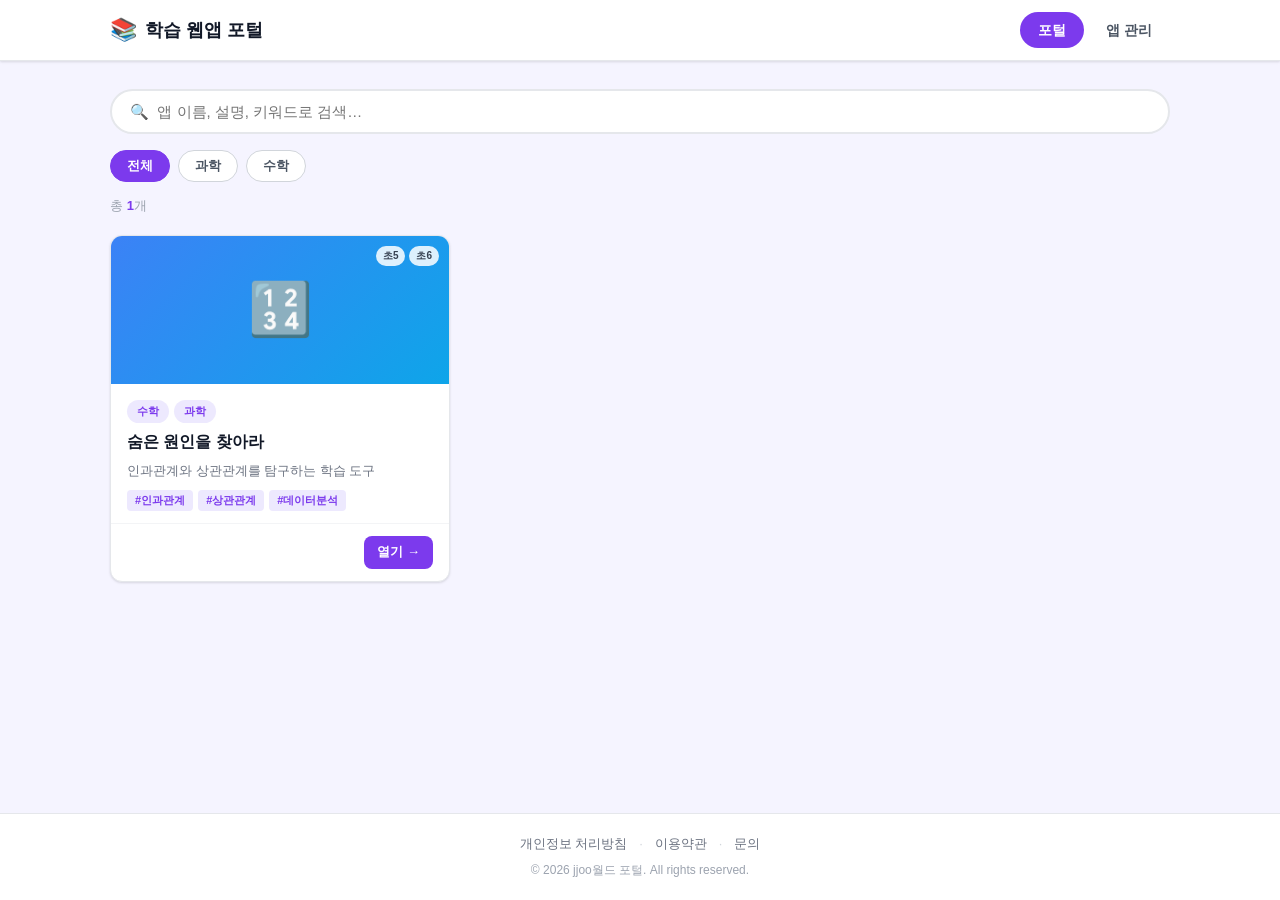
<file: index.html>
<!DOCTYPE html>
<html lang="ko">
<head>
  <meta charset="UTF-8">
  <meta name="viewport" content="width=device-width, initial-scale=1.0">
  <title>학습 웹앱 포털</title>
  <link rel="stylesheet" href="css/style.css">
</head>
<body>

  <header class="header">
    <div class="container">
      <div class="header-inner">
        <div class="logo">
          <span class="logo-icon">📚</span>
          <span class="logo-text">학습 웹앱 포털</span>
        </div>
        <nav class="nav">
          <a href="#portal" class="nav-link" id="nav-portal">포털</a>
          <a href="#manage" class="nav-link" id="nav-manage">앱 관리</a>
        </nav>
      </div>
    </div>
  </header>

  <!-- ===== 포털 뷰 ===== -->
  <main id="view-portal" class="view">
    <div class="container">
      <div class="portal-search-bar">
        <input type="text" id="search-input" class="search-input" placeholder="🔍  앱 이름, 설명, 키워드로 검색…">
      </div>

      <!-- 과목 필터 칩 -->
      <div class="filter-row" id="subject-filter-row">
        <button class="filter-chip active" data-filter="all">전체</button>
      </div>

      <p class="results-info">총 <strong id="app-count">0</strong>개</p>

      <div class="card-grid" id="card-grid"></div>

      <div class="empty-state hidden" id="empty-state">
        <div class="empty-icon">🗂️</div>
        <p>등록된 앱이 없습니다.</p>
        <a href="#manage" class="btn btn-primary">첫 앱 추가하기</a>
      </div>
    </div>
  </main>

  <!-- ===== 관리 뷰 ===== -->
  <main id="view-manage" class="view hidden">
    <div class="container">
      <h2 class="section-title">앱 등록 / 관리</h2>

      <div class="form-card">
        <h3 class="form-card-title" id="form-title">새 앱 추가</h3>
        <form id="app-form" novalidate>
          <input type="hidden" id="edit-id">

          <!-- 기본 정보 -->
          <div class="form-basic-grid">
            <div class="form-group">
              <label for="input-name">앱 이름 <span class="required">*</span></label>
              <input type="text" id="input-name" placeholder="예: 통계 탐구 도구" required>
            </div>
            <div class="form-group">
              <label for="input-url">URL <span class="required">*</span></label>
              <input type="url" id="input-url" placeholder="https://…" required>
            </div>
            <div class="form-group full">
              <label for="input-description">설명</label>
              <textarea id="input-description" rows="2" placeholder="앱에 대한 간단한 설명"></textarea>
            </div>
            <div class="form-group full">
              <label for="input-thumbnail">썸네일 이미지 URL <span class="hint">(선택)</span></label>
              <input type="url" id="input-thumbnail" placeholder="https://…">
            </div>
          </div>

          <!-- 적용 학년 -->
          <div class="chip-section">
            <div class="chip-section-header">
              <span class="chip-section-label">적용 학년</span>
              <div class="mode-tabs" id="grade-mode-tabs">
                <button type="button" class="mode-tab active" data-mode="single" data-target="grades">단일</button>
                <button type="button" class="mode-tab" data-mode="multi" data-target="grades">여러 학년</button>
              </div>
            </div>
            <div class="chip-rows">
              <div class="chip-row">
                <span class="row-label">초등학교</span>
                <div class="chips" data-group="grades">
                  <button type="button" class="chip" data-val="초1">1학년</button>
                  <button type="button" class="chip" data-val="초2">2학년</button>
                  <button type="button" class="chip" data-val="초3">3학년</button>
                  <button type="button" class="chip" data-val="초4">4학년</button>
                  <button type="button" class="chip" data-val="초5">5학년</button>
                  <button type="button" class="chip" data-val="초6">6학년</button>
                </div>
              </div>
            </div>
            <p class="chip-summary">선택한 학년: <span class="summary-val" id="grades-summary">없음</span></p>
          </div>

          <!-- 과목 -->
          <div class="chip-section">
            <div class="chip-section-header">
              <span class="chip-section-label">과목</span>
              <div class="mode-tabs" id="subject-mode-tabs">
                <button type="button" class="mode-tab active" data-mode="single" data-target="subjects">단일</button>
                <button type="button" class="mode-tab" data-mode="multi" data-target="subjects">여러 과목</button>
              </div>
            </div>
            <div class="chips" data-group="subjects" id="chips-subjects">
              <button type="button" class="chip" data-val="국어">국어</button>
              <button type="button" class="chip" data-val="수학">수학</button>
              <button type="button" class="chip" data-val="사회">사회</button>
              <button type="button" class="chip" data-val="과학">과학</button>
              <button type="button" class="chip" data-val="영어">영어</button>
              <button type="button" class="chip" data-val="음악">음악</button>
              <button type="button" class="chip" data-val="미술">미술</button>
              <button type="button" class="chip" data-val="체육">체육</button>
              <button type="button" class="chip" data-val="실과">실과</button>
              <button type="button" class="chip" data-val="정보">정보</button>
              <button type="button" class="chip" data-val="도덕">도덕</button>
              <button type="button" class="chip" data-val="통합">통합</button>
              <button type="button" class="chip" data-val="진로">진로</button>
              <button type="button" class="chip" data-val="창체">창체</button>
              <button type="button" class="chip" data-val="자유학기">자유학기</button>
              <button type="button" class="chip" data-val="기술">기술</button>
              <button type="button" class="chip" data-val="가정">가정</button>
            </div>
            <div class="custom-input-row">
              <input type="text" class="custom-chip-input" data-group="subjects" placeholder="기타 입력 후 Enter">
              <button type="button" class="btn btn-outline btn-sm" data-add-group="subjects">추가</button>
            </div>
            <p class="chip-summary">선택한 과목: <span class="summary-val" id="subjects-summary">없음</span></p>
          </div>

          <!-- 핵심 키워드 -->
          <div class="chip-section">
            <div class="chip-section-header">
              <span class="chip-section-label">핵심 키워드 <span class="hint">(#형태, 최대 3개)</span></span>
            </div>
            <div class="keyword-inputs">
              <div class="keyword-wrap"><span class="kw-hash">#</span><input type="text" class="keyword-input" id="kw1" placeholder="키워드 입력"></div>
              <div class="keyword-wrap"><span class="kw-hash">#</span><input type="text" class="keyword-input" id="kw2" placeholder="키워드 입력"></div>
              <div class="keyword-wrap"><span class="kw-hash">#</span><input type="text" class="keyword-input" id="kw3" placeholder="키워드 입력"></div>
            </div>
          </div>

          <!-- AI 에듀테크 -->
          <div class="chip-section">
            <div class="chip-section-header">
              <span class="chip-section-label">AI 에듀테크</span>
              <span class="hint-note">※ 목록에 없는 항목만 직접 입력해 주세요.</span>
            </div>
            <div class="chips" data-group="aiTools" id="chips-aiTools">
              <button type="button" class="chip" data-val="ChatGPT">ChatGPT</button>
              <button type="button" class="chip" data-val="Gemini">Gemini</button>
              <button type="button" class="chip" data-val="Claude">Claude</button>
              <button type="button" class="chip" data-val="Copilot">Copilot</button>
              <button type="button" class="chip" data-val="Perplexity">Perplexity</button>
              <button type="button" class="chip" data-val="뤼튼">뤼튼</button>
              <button type="button" class="chip" data-val="패들렛">패들렛</button>
              <button type="button" class="chip" data-val="캔바">캔바</button>
              <button type="button" class="chip" data-val="미리캔버스">미리캔버스</button>
              <button type="button" class="chip" data-val="멘티미터">멘티미터</button>
              <button type="button" class="chip" data-val="구글 워크스페이스">구글 워크스페이스</button>
              <button type="button" class="chip" data-val="MS 팀즈">MS 팀즈</button>
              <button type="button" class="chip" data-val="노션">노션</button>
              <button type="button" class="chip" data-val="피그마">피그마</button>
              <button type="button" class="chip" data-val="스크래치">스크래치</button>
              <button type="button" class="chip" data-val="엔트리">엔트리</button>
              <button type="button" class="chip" data-val="Google AI Studio">Google AI Studio</button>
            </div>
            <div class="custom-input-row">
              <input type="text" class="custom-chip-input" data-group="aiTools" placeholder="기타 입력 후 Enter">
              <button type="button" class="btn btn-outline btn-sm" data-add-group="aiTools">추가</button>
            </div>
          </div>

          <div class="form-error" id="form-error"></div>
          <div class="form-actions">
            <button type="submit" class="btn btn-primary" id="submit-btn">추가하기</button>
            <button type="button" class="btn btn-secondary hidden" id="cancel-btn">취소</button>
          </div>
        </form>
      </div>

      <!-- 목록 테이블 -->
      <div class="table-card">
        <div class="table-header">
          <h3>등록된 앱 목록</h3>
          <div class="table-actions">
            <span class="badge" id="manage-count">0개</span>
            <button class="btn btn-outline btn-sm" id="export-csv-btn">CSV</button>
            <button class="btn btn-outline btn-sm" id="export-json-btn">JSON 내보내기</button>
            <label class="btn btn-outline btn-sm" for="import-file">JSON 가져오기</label>
            <input type="file" id="import-file" accept=".json" class="hidden">
            <button class="btn btn-danger-outline btn-sm" id="clear-btn">전체 초기화</button>
          </div>
        </div>
        <div class="table-wrapper">
          <table class="app-table">
            <thead>
              <tr>
                <th>앱 이름</th>
                <th>학년</th>
                <th>과목</th>
                <th>키워드</th>
                <th>AI 에듀테크</th>
                <th>URL</th>
                <th>관리</th>
              </tr>
            </thead>
            <tbody id="app-table-body"></tbody>
          </table>
          <p class="table-empty hidden" id="table-empty">등록된 앱이 없습니다.</p>
        </div>
      </div>
    </div>
  </main>

  <footer class="footer">
    <div class="container">
      <div class="footer-inner">
        <div class="footer-links">
          <a href="pages/privacy.html" target="_blank">개인정보 처리방침</a>
          <span class="divider">·</span>
          <a href="pages/terms.html" target="_blank">이용약관</a>
          <span class="divider">·</span>
          <a href="mailto:kkd02373@gmail.com">문의</a>
        </div>
        <p class="footer-copy">© 2026 jjoo월드 포털. All rights reserved.</p>
      </div>
    </div>
  </footer>

  <div class="modal-overlay hidden" id="modal-overlay">
    <div class="modal">
      <h3>앱 삭제</h3>
      <p id="modal-message"></p>
      <div class="modal-actions">
        <button class="btn btn-danger" id="modal-confirm">삭제</button>
        <button class="btn btn-secondary" id="modal-cancel">취소</button>
      </div>
    </div>
  </div>

  <div class="toast hidden" id="toast"></div>

  <script src="js/app.js"></script>
</body>
</html>
</file>
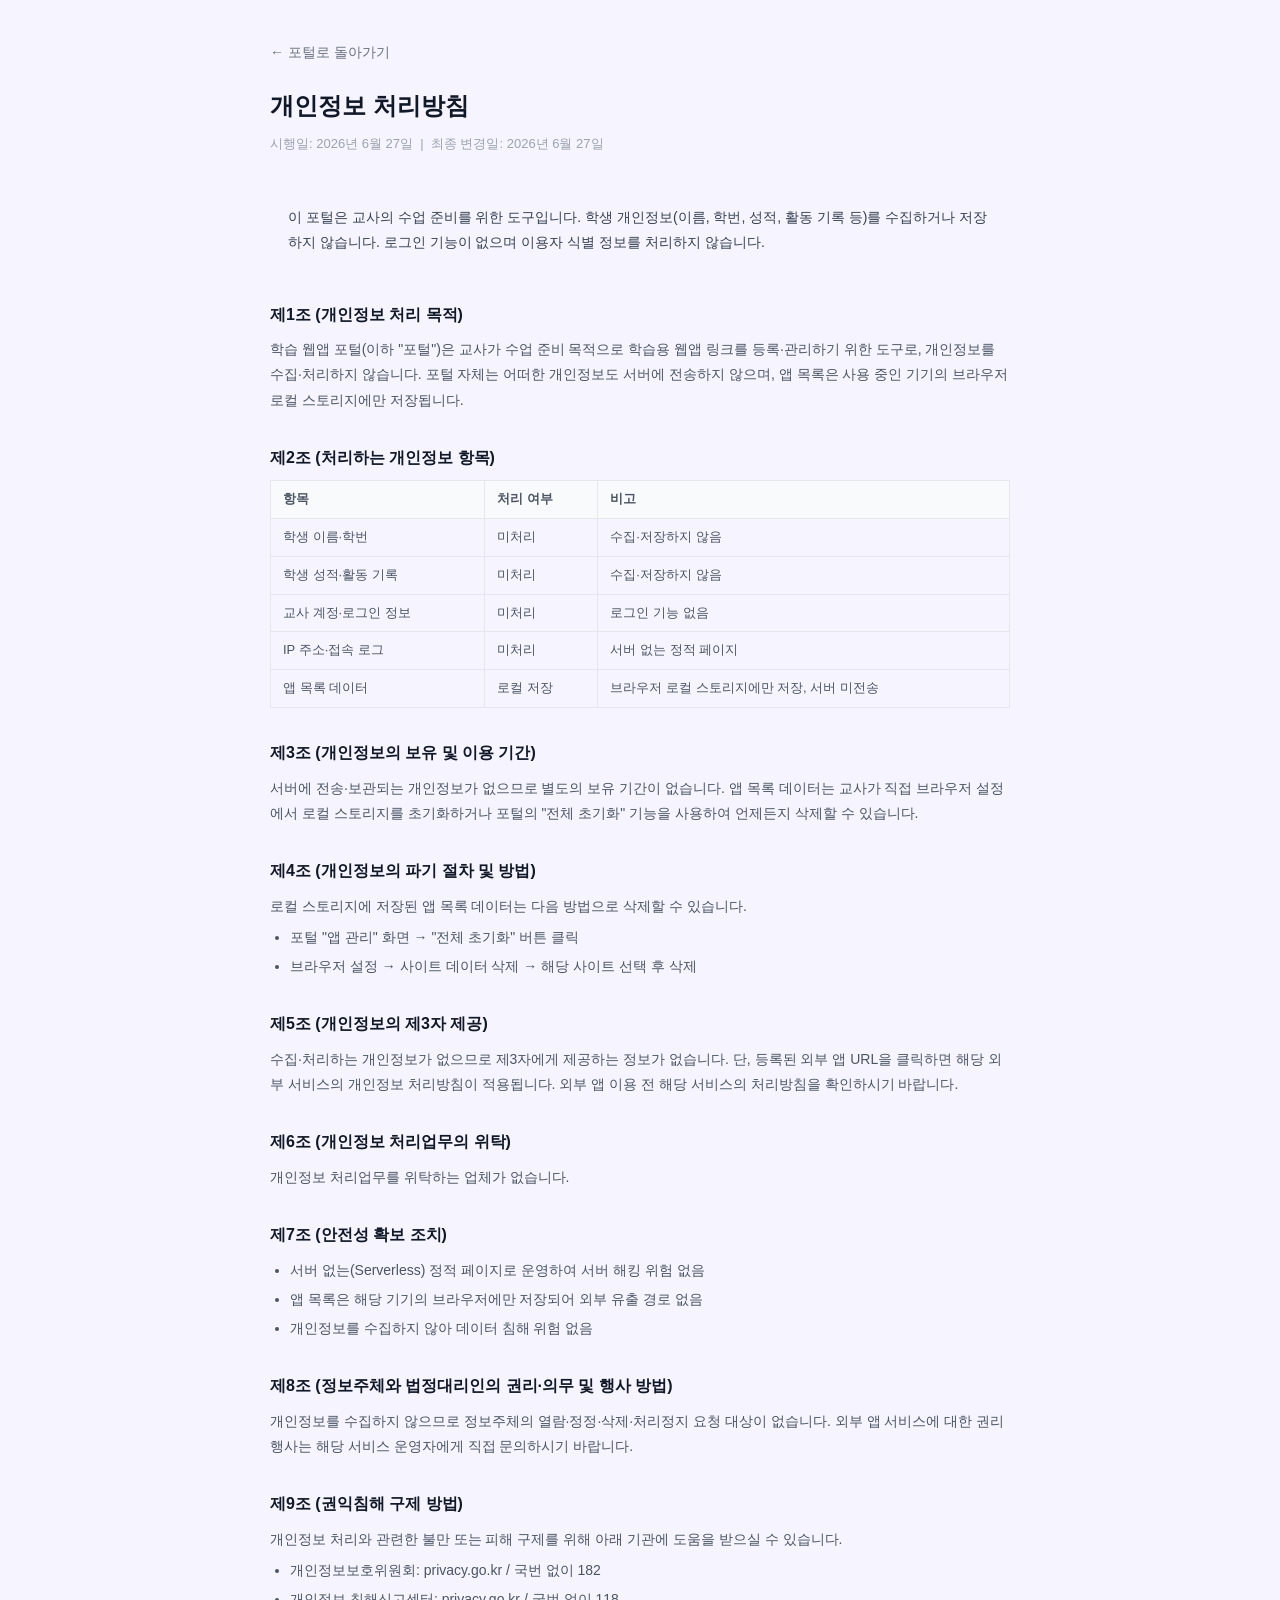
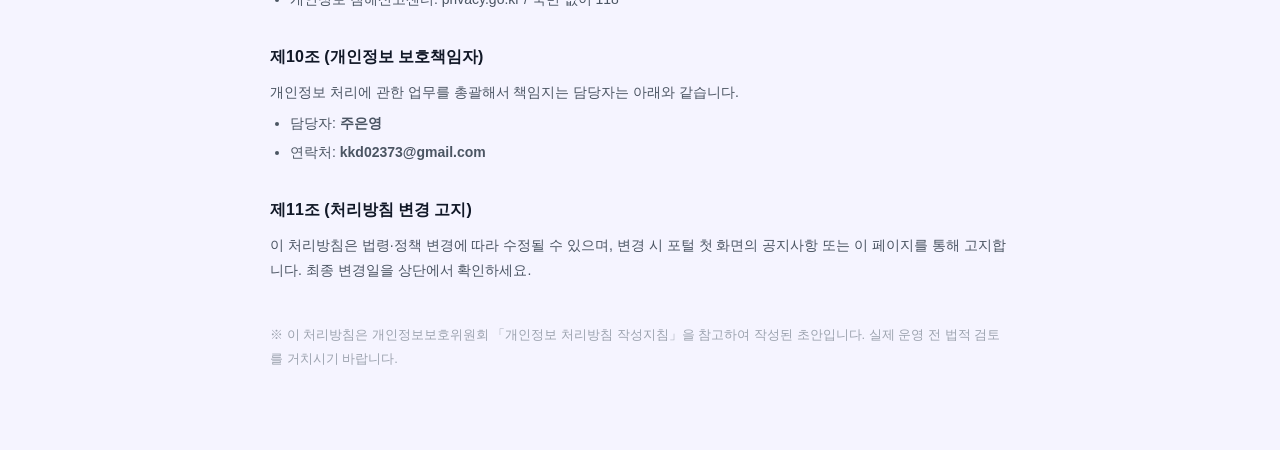
<file: pages/privacy.html>
<!DOCTYPE html>
<html lang="ko">
<head>
  <meta charset="UTF-8">
  <meta name="viewport" content="width=device-width, initial-scale=1.0">
  <title>개인정보 처리방침 — 학습 웹앱 포털</title>
  <link rel="stylesheet" href="../css/style.css">
  <style>
    .policy-wrap { max-width: 780px; margin: 0 auto; padding: 40px 20px 80px; }
    .policy-wrap h1 { font-size: 24px; font-weight: 700; margin-bottom: 6px; color: var(--gray-900); }
    .policy-wrap .effective { font-size: 13px; color: var(--gray-400); margin-bottom: 36px; }
    .policy-wrap h2 { font-size: 16px; font-weight: 700; margin: 32px 0 10px; color: var(--gray-900); }
    .policy-wrap p, .policy-wrap li { font-size: 14px; color: var(--gray-600); line-height: 1.8; }
    .policy-wrap ul { padding-left: 20px; margin-top: 6px; }
    .policy-wrap li { margin-bottom: 4px; }
    .notice-box {
      background: var(--primary-light);
      border-left: 4px solid var(--primary);
      padding: 14px 18px;
      border-radius: 0 var(--radius-sm) var(--radius-sm) 0;
      margin-bottom: 32px;
    }
    .notice-box p { color: var(--primary); font-weight: 500; margin: 0; }
    .back-link { display: inline-block; margin-bottom: 24px; color: var(--gray-500); font-size: 14px; }
    table.policy-table { width: 100%; border-collapse: collapse; margin-top: 10px; font-size: 13px; }
    table.policy-table th, table.policy-table td {
      border: 1px solid var(--gray-200); padding: 8px 12px; text-align: left; color: var(--gray-600);
    }
    table.policy-table th { background: var(--gray-50); font-weight: 600; }
  </style>
</head>
<body>
<main class="policy-wrap">
  <a href="../index.html" class="back-link">← 포털로 돌아가기</a>
  <h1>개인정보 처리방침</h1>
  <p class="effective">시행일: 2026년 6월 27일 &nbsp;|&nbsp; 최종 변경일: 2026년 6월 27일</p>

  <div class="notice-box">
    <p>이 포털은 교사의 수업 준비를 위한 도구입니다. 학생 개인정보(이름, 학번, 성적, 활동 기록 등)를 수집하거나 저장하지 않습니다. 로그인 기능이 없으며 이용자 식별 정보를 처리하지 않습니다.</p>
  </div>

  <h2>제1조 (개인정보 처리 목적)</h2>
  <p>학습 웹앱 포털(이하 "포털")은 교사가 수업 준비 목적으로 학습용 웹앱 링크를 등록·관리하기 위한 도구로, 개인정보를 수집·처리하지 않습니다. 포털 자체는 어떠한 개인정보도 서버에 전송하지 않으며, 앱 목록은 사용 중인 기기의 브라우저 로컬 스토리지에만 저장됩니다.</p>

  <h2>제2조 (처리하는 개인정보 항목)</h2>
  <table class="policy-table">
    <tr><th>항목</th><th>처리 여부</th><th>비고</th></tr>
    <tr><td>학생 이름·학번</td><td>미처리</td><td>수집·저장하지 않음</td></tr>
    <tr><td>학생 성적·활동 기록</td><td>미처리</td><td>수집·저장하지 않음</td></tr>
    <tr><td>교사 계정·로그인 정보</td><td>미처리</td><td>로그인 기능 없음</td></tr>
    <tr><td>IP 주소·접속 로그</td><td>미처리</td><td>서버 없는 정적 페이지</td></tr>
    <tr><td>앱 목록 데이터</td><td>로컬 저장</td><td>브라우저 로컬 스토리지에만 저장, 서버 미전송</td></tr>
  </table>

  <h2>제3조 (개인정보의 보유 및 이용 기간)</h2>
  <p>서버에 전송·보관되는 개인정보가 없으므로 별도의 보유 기간이 없습니다. 앱 목록 데이터는 교사가 직접 브라우저 설정에서 로컬 스토리지를 초기화하거나 포털의 "전체 초기화" 기능을 사용하여 언제든지 삭제할 수 있습니다.</p>

  <h2>제4조 (개인정보의 파기 절차 및 방법)</h2>
  <p>로컬 스토리지에 저장된 앱 목록 데이터는 다음 방법으로 삭제할 수 있습니다.</p>
  <ul>
    <li>포털 "앱 관리" 화면 → "전체 초기화" 버튼 클릭</li>
    <li>브라우저 설정 → 사이트 데이터 삭제 → 해당 사이트 선택 후 삭제</li>
  </ul>

  <h2>제5조 (개인정보의 제3자 제공)</h2>
  <p>수집·처리하는 개인정보가 없으므로 제3자에게 제공하는 정보가 없습니다. 단, 등록된 외부 앱 URL을 클릭하면 해당 외부 서비스의 개인정보 처리방침이 적용됩니다. 외부 앱 이용 전 해당 서비스의 처리방침을 확인하시기 바랍니다.</p>

  <h2>제6조 (개인정보 처리업무의 위탁)</h2>
  <p>개인정보 처리업무를 위탁하는 업체가 없습니다.</p>

  <h2>제7조 (안전성 확보 조치)</h2>
  <ul>
    <li>서버 없는(Serverless) 정적 페이지로 운영하여 서버 해킹 위험 없음</li>
    <li>앱 목록은 해당 기기의 브라우저에만 저장되어 외부 유출 경로 없음</li>
    <li>개인정보를 수집하지 않아 데이터 침해 위험 없음</li>
  </ul>

  <h2>제8조 (정보주체와 법정대리인의 권리·의무 및 행사 방법)</h2>
  <p>개인정보를 수집하지 않으므로 정보주체의 열람·정정·삭제·처리정지 요청 대상이 없습니다. 외부 앱 서비스에 대한 권리 행사는 해당 서비스 운영자에게 직접 문의하시기 바랍니다.</p>

  <h2>제9조 (권익침해 구제 방법)</h2>
  <p>개인정보 처리와 관련한 불만 또는 피해 구제를 위해 아래 기관에 도움을 받으실 수 있습니다.</p>
  <ul>
    <li>개인정보보호위원회: privacy.go.kr / 국번 없이 182</li>
    <li>개인정보 침해신고센터: privacy.go.kr / 국번 없이 118</li>
  </ul>

  <h2>제10조 (개인정보 보호책임자)</h2>
  <p>개인정보 처리에 관한 업무를 총괄해서 책임지는 담당자는 아래와 같습니다.</p>
  <ul>
    <li>담당자: <strong>주은영</strong></li>
    <li>연락처: <strong>kkd02373@gmail.com</strong></li>
  </ul>

  <h2>제11조 (처리방침 변경 고지)</h2>
  <p>이 처리방침은 법령·정책 변경에 따라 수정될 수 있으며, 변경 시 포털 첫 화면의 공지사항 또는 이 페이지를 통해 고지합니다. 최종 변경일을 상단에서 확인하세요.</p>

  <p style="margin-top: 40px; font-size: 13px; color: var(--gray-400);">※ 이 처리방침은 개인정보보호위원회 「개인정보 처리방침 작성지침」을 참고하여 작성된 초안입니다. 실제 운영 전 법적 검토를 거치시기 바랍니다.</p>
</main>
</body>
</html>
</file>
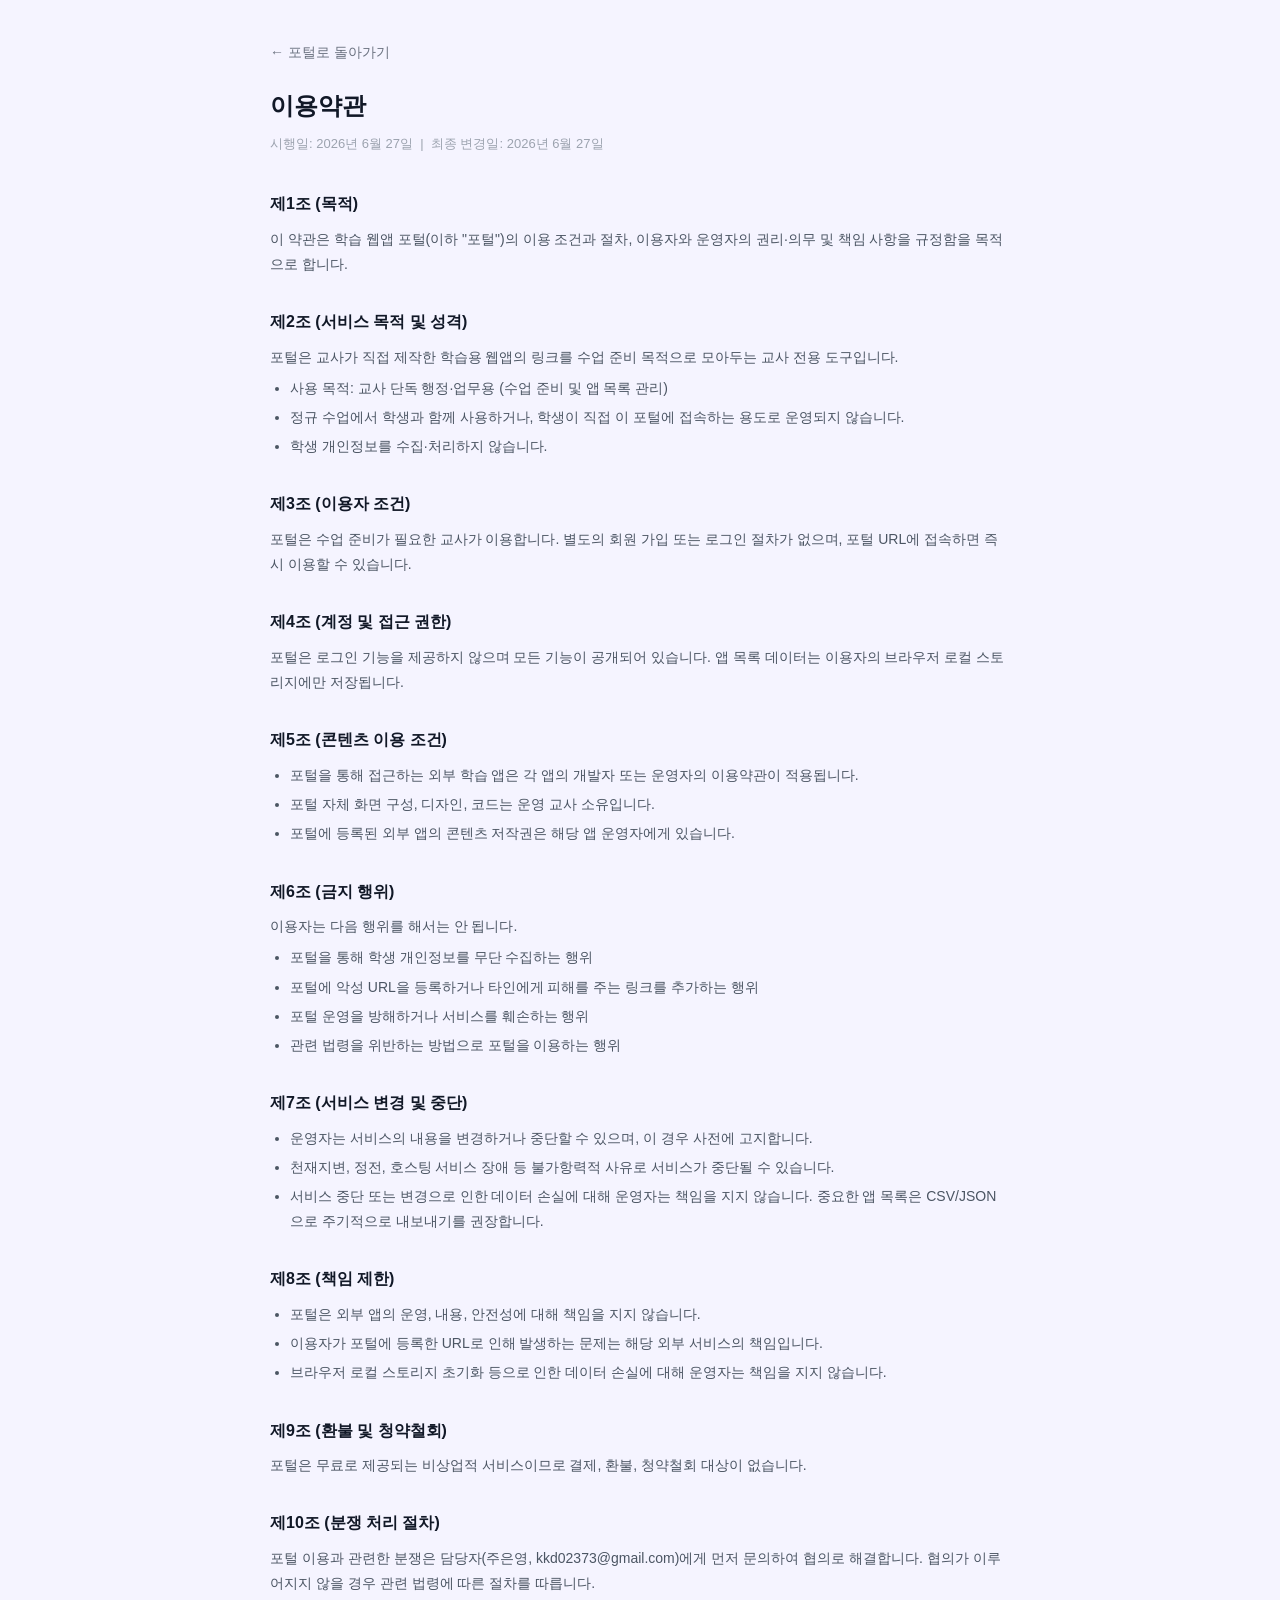
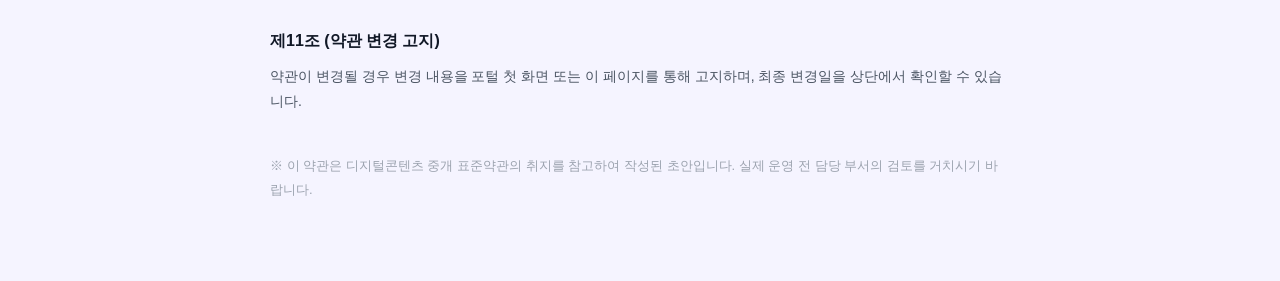
<file: pages/terms.html>
<!DOCTYPE html>
<html lang="ko">
<head>
  <meta charset="UTF-8">
  <meta name="viewport" content="width=device-width, initial-scale=1.0">
  <title>이용약관 — 학습 웹앱 포털</title>
  <link rel="stylesheet" href="../css/style.css">
  <style>
    .policy-wrap { max-width: 780px; margin: 0 auto; padding: 40px 20px 80px; }
    .policy-wrap h1 { font-size: 24px; font-weight: 700; margin-bottom: 6px; color: var(--gray-900); }
    .policy-wrap .effective { font-size: 13px; color: var(--gray-400); margin-bottom: 36px; }
    .policy-wrap h2 { font-size: 16px; font-weight: 700; margin: 32px 0 10px; color: var(--gray-900); }
    .policy-wrap p, .policy-wrap li { font-size: 14px; color: var(--gray-600); line-height: 1.8; }
    .policy-wrap ul { padding-left: 20px; margin-top: 6px; }
    .policy-wrap li { margin-bottom: 4px; }
    .back-link { display: inline-block; margin-bottom: 24px; color: var(--gray-500); font-size: 14px; }
  </style>
</head>
<body>
<main class="policy-wrap">
  <a href="../index.html" class="back-link">← 포털로 돌아가기</a>
  <h1>이용약관</h1>
  <p class="effective">시행일: 2026년 6월 27일 &nbsp;|&nbsp; 최종 변경일: 2026년 6월 27일</p>

  <h2>제1조 (목적)</h2>
  <p>이 약관은 학습 웹앱 포털(이하 "포털")의 이용 조건과 절차, 이용자와 운영자의 권리·의무 및 책임 사항을 규정함을 목적으로 합니다.</p>

  <h2>제2조 (서비스 목적 및 성격)</h2>
  <p>포털은 교사가 직접 제작한 학습용 웹앱의 링크를 수업 준비 목적으로 모아두는 교사 전용 도구입니다.</p>
  <ul>
    <li>사용 목적: 교사 단독 행정·업무용 (수업 준비 및 앱 목록 관리)</li>
    <li>정규 수업에서 학생과 함께 사용하거나, 학생이 직접 이 포털에 접속하는 용도로 운영되지 않습니다.</li>
    <li>학생 개인정보를 수집·처리하지 않습니다.</li>
  </ul>

  <h2>제3조 (이용자 조건)</h2>
  <p>포털은 수업 준비가 필요한 교사가 이용합니다. 별도의 회원 가입 또는 로그인 절차가 없으며, 포털 URL에 접속하면 즉시 이용할 수 있습니다.</p>

  <h2>제4조 (계정 및 접근 권한)</h2>
  <p>포털은 로그인 기능을 제공하지 않으며 모든 기능이 공개되어 있습니다. 앱 목록 데이터는 이용자의 브라우저 로컬 스토리지에만 저장됩니다.</p>

  <h2>제5조 (콘텐츠 이용 조건)</h2>
  <ul>
    <li>포털을 통해 접근하는 외부 학습 앱은 각 앱의 개발자 또는 운영자의 이용약관이 적용됩니다.</li>
    <li>포털 자체 화면 구성, 디자인, 코드는 운영 교사 소유입니다.</li>
    <li>포털에 등록된 외부 앱의 콘텐츠 저작권은 해당 앱 운영자에게 있습니다.</li>
  </ul>

  <h2>제6조 (금지 행위)</h2>
  <p>이용자는 다음 행위를 해서는 안 됩니다.</p>
  <ul>
    <li>포털을 통해 학생 개인정보를 무단 수집하는 행위</li>
    <li>포털에 악성 URL을 등록하거나 타인에게 피해를 주는 링크를 추가하는 행위</li>
    <li>포털 운영을 방해하거나 서비스를 훼손하는 행위</li>
    <li>관련 법령을 위반하는 방법으로 포털을 이용하는 행위</li>
  </ul>

  <h2>제7조 (서비스 변경 및 중단)</h2>
  <ul>
    <li>운영자는 서비스의 내용을 변경하거나 중단할 수 있으며, 이 경우 사전에 고지합니다.</li>
    <li>천재지변, 정전, 호스팅 서비스 장애 등 불가항력적 사유로 서비스가 중단될 수 있습니다.</li>
    <li>서비스 중단 또는 변경으로 인한 데이터 손실에 대해 운영자는 책임을 지지 않습니다. 중요한 앱 목록은 CSV/JSON으로 주기적으로 내보내기를 권장합니다.</li>
  </ul>

  <h2>제8조 (책임 제한)</h2>
  <ul>
    <li>포털은 외부 앱의 운영, 내용, 안전성에 대해 책임을 지지 않습니다.</li>
    <li>이용자가 포털에 등록한 URL로 인해 발생하는 문제는 해당 외부 서비스의 책임입니다.</li>
    <li>브라우저 로컬 스토리지 초기화 등으로 인한 데이터 손실에 대해 운영자는 책임을 지지 않습니다.</li>
  </ul>

  <h2>제9조 (환불 및 청약철회)</h2>
  <p>포털은 무료로 제공되는 비상업적 서비스이므로 결제, 환불, 청약철회 대상이 없습니다.</p>

  <h2>제10조 (분쟁 처리 절차)</h2>
  <p>포털 이용과 관련한 분쟁은 담당자(주은영, kkd02373@gmail.com)에게 먼저 문의하여 협의로 해결합니다. 협의가 이루어지지 않을 경우 관련 법령에 따른 절차를 따릅니다.</p>

  <h2>제11조 (약관 변경 고지)</h2>
  <p>약관이 변경될 경우 변경 내용을 포털 첫 화면 또는 이 페이지를 통해 고지하며, 최종 변경일을 상단에서 확인할 수 있습니다.</p>

  <p style="margin-top: 40px; font-size: 13px; color: var(--gray-400);">※ 이 약관은 디지털콘텐츠 중개 표준약관의 취지를 참고하여 작성된 초안입니다. 실제 운영 전 담당 부서의 검토를 거치시기 바랍니다.</p>
</main>
</body>
</html>
</file>
<file: css/style.css>
/* ===== CSS 변수 ===== */
:root {
  --purple: #7c3aed;
  --purple-hover: #6d28d9;
  --purple-light: #ede9fe;
  --purple-mid: #c4b5fd;
  --danger: #dc2626;
  --danger-light: #fef2f2;
  --success: #16a34a;
  --gray-50:  #f9fafb;
  --gray-100: #f3f4f6;
  --gray-200: #e5e7eb;
  --gray-300: #d1d5db;
  --gray-400: #9ca3af;
  --gray-500: #6b7280;
  --gray-600: #4b5563;
  --gray-700: #374151;
  --gray-900: #111827;
  --radius:    12px;
  --radius-sm:  8px;
  --radius-pill: 999px;
  --shadow:    0 1px 3px rgba(0,0,0,.08), 0 1px 2px rgba(0,0,0,.05);
  --shadow-md: 0 4px 12px rgba(0,0,0,.08);
  --shadow-lg: 0 10px 24px rgba(0,0,0,.12);
  --font: 'Pretendard', 'Noto Sans KR', -apple-system, sans-serif;
}

/* ===== 리셋 ===== */
*, *::before, *::after { box-sizing: border-box; margin: 0; padding: 0; }
html { scroll-behavior: smooth; }
body {
  font-family: var(--font);
  font-size: 15px;
  color: var(--gray-700);
  background: #f5f4ff;
  line-height: 1.6;
  min-height: 100vh;
  display: flex;
  flex-direction: column;
}
a { color: var(--purple); text-decoration: none; }
a:hover { text-decoration: underline; }
input, select, textarea, button { font-family: inherit; font-size: inherit; }

/* ===== 레이아웃 ===== */
.container { max-width: 1100px; margin: 0 auto; padding: 0 20px; }
.view { flex: 1; padding: 28px 0 64px; }
.hidden { display: none !important; }

/* ===== 헤더 ===== */
.header {
  background: #fff;
  border-bottom: 1px solid var(--gray-200);
  position: sticky; top: 0; z-index: 100;
  box-shadow: var(--shadow);
}
.header-inner {
  display: flex; align-items: center; justify-content: space-between;
  height: 60px;
}
.logo { display: flex; align-items: center; gap: 8px; }
.logo-icon { font-size: 22px; }
.logo-text { font-size: 18px; font-weight: 800; color: var(--gray-900); }
.nav { display: flex; gap: 4px; }
.nav-link {
  padding: 7px 18px; border-radius: var(--radius-pill);
  font-size: 14px; font-weight: 600; color: var(--gray-600);
  transition: all .15s;
}
.nav-link:hover { background: var(--gray-100); color: var(--gray-900); text-decoration: none; }
.nav-link.active { background: var(--purple); color: #fff; }

/* ===== 포털 검색 ===== */
.portal-search-bar { margin-bottom: 16px; }
.search-input {
  width: 100%;
  padding: 12px 18px;
  border: 2px solid var(--gray-200);
  border-radius: var(--radius-pill);
  background: #fff;
  font-size: 15px;
  outline: none;
  transition: border-color .15s, box-shadow .15s;
}
.search-input:focus {
  border-color: var(--purple);
  box-shadow: 0 0 0 4px rgba(124,58,237,.1);
}

/* ===== 필터 칩 행 ===== */
.filter-row {
  display: flex; flex-wrap: wrap; gap: 8px;
  margin-bottom: 4px;
}
.filter-chip {
  padding: 6px 16px;
  border-radius: var(--radius-pill);
  border: 1.5px solid var(--gray-300);
  background: #fff;
  font-size: 13px; font-weight: 600;
  color: var(--gray-600);
  cursor: pointer; transition: all .15s;
}
.filter-chip:hover { border-color: var(--purple); color: var(--purple); }
.filter-chip.active {
  background: var(--purple); border-color: var(--purple);
  color: #fff;
}
.level-chip { font-size: 12px; padding: 4px 14px; }

.results-info {
  font-size: 13px; color: var(--gray-400);
  margin: 14px 0 18px;
}
.results-info strong { color: var(--purple); }

/* ===== 카드 그리드 ===== */
.card-grid {
  display: grid;
  grid-template-columns: repeat(auto-fill, minmax(300px, 1fr));
  gap: 20px;
}

/* ===== 앱 카드 ===== */
.app-card {
  background: #fff;
  border-radius: var(--radius);
  border: 1px solid var(--gray-200);
  box-shadow: var(--shadow);
  overflow: hidden;
  display: flex; flex-direction: column;
  transition: box-shadow .2s, transform .2s;
}
.app-card:hover { box-shadow: var(--shadow-lg); transform: translateY(-3px); }

.card-thumb {
  height: 148px;
  display: flex; align-items: center; justify-content: center;
  position: relative; flex-shrink: 0;
  font-size: 52px;
}
.card-thumb img {
  position: absolute; inset: 0; width: 100%; height: 100%; object-fit: cover;
}
.card-thumb-grades {
  position: absolute; top: 10px; right: 10px;
  display: flex; gap: 4px; flex-wrap: wrap; justify-content: flex-end;
}
.card-thumb-grade {
  font-size: 10px; font-weight: 700;
  background: rgba(255,255,255,.85);
  color: var(--gray-700);
  padding: 2px 7px; border-radius: var(--radius-pill);
  backdrop-filter: blur(4px);
}

.card-body {
  padding: 16px 16px 12px;
  flex: 1; display: flex; flex-direction: column; gap: 8px;
}
.card-subjects { display: flex; gap: 5px; flex-wrap: wrap; }
.badge-subject {
  font-size: 11px; font-weight: 700;
  padding: 3px 10px; border-radius: var(--radius-pill);
  background: var(--purple-light); color: var(--purple);
}
.card-title {
  font-size: 16px; font-weight: 800; color: var(--gray-900);
  line-height: 1.35;
}
.card-desc { font-size: 13px; color: var(--gray-500); flex: 1; }
.card-keywords { display: flex; gap: 5px; flex-wrap: wrap; }
.kw-tag {
  font-size: 11px; color: var(--purple);
  background: var(--purple-light);
  padding: 2px 8px; border-radius: 4px; font-weight: 600;
}
.card-meta-row {
  display: flex; gap: 5px; flex-wrap: wrap; align-items: center;
}
.badge-os, .badge-ai {
  font-size: 10px; padding: 2px 7px; border-radius: var(--radius-pill);
  font-weight: 600;
}
.badge-os { background: #e0f2fe; color: #0369a1; }
.badge-ai { background: #fce7f3; color: #be185d; }

.card-footer {
  padding: 12px 16px;
  border-top: 1px solid var(--gray-100);
  display: flex; justify-content: flex-end;
}

/* ===== 빈 상태 ===== */
.empty-state {
  text-align: center; padding: 80px 20px;
}
.empty-icon { font-size: 52px; margin-bottom: 16px; }
.empty-state p { color: var(--gray-400); margin-bottom: 20px; }

/* ===== 관리 뷰 ===== */
.section-title { font-size: 22px; font-weight: 800; color: var(--gray-900); margin-bottom: 24px; }

.form-card {
  background: #fff;
  border-radius: var(--radius);
  border: 1px solid var(--gray-200);
  padding: 28px;
  margin-bottom: 24px;
  box-shadow: var(--shadow);
}
.form-card-title {
  font-size: 16px; font-weight: 800; color: var(--gray-900);
  margin-bottom: 20px;
}

.form-basic-grid {
  display: grid; grid-template-columns: 1fr 1fr; gap: 14px;
  margin-bottom: 8px;
}
.form-group { display: flex; flex-direction: column; gap: 5px; }
.form-group.full { grid-column: 1 / -1; }
.form-group label { font-size: 13px; font-weight: 700; color: var(--gray-600); }
.required { color: var(--danger); }
.hint { font-weight: 400; color: var(--gray-400); }
.form-group input,
.form-group textarea {
  padding: 9px 12px;
  border: 1.5px solid var(--gray-300);
  border-radius: var(--radius-sm);
  outline: none; transition: border-color .15s;
  color: var(--gray-900); background: #fff;
}
.form-group input:focus,
.form-group textarea:focus {
  border-color: var(--purple);
  box-shadow: 0 0 0 3px rgba(124,58,237,.1);
}
.form-group textarea { resize: vertical; }

/* ===== 칩 섹션 (관리 폼) ===== */
.chip-section {
  border-top: 1px solid var(--gray-100);
  padding: 20px 0 4px;
  margin-top: 4px;
}
.chip-section-header {
  display: flex; align-items: center; gap: 12px;
  margin-bottom: 14px; flex-wrap: wrap;
}
.chip-section-label {
  font-size: 14px; font-weight: 800; color: var(--gray-700);
}
.hint-note { font-size: 12px; color: #c2410c; }

/* 단일/여러 모드 탭 */
.mode-tabs { display: flex; background: var(--gray-100); border-radius: var(--radius-pill); padding: 2px; }
.mode-tab {
  padding: 4px 14px; border-radius: var(--radius-pill);
  border: none; background: transparent;
  font-size: 12px; font-weight: 600; color: var(--gray-500);
  cursor: pointer; transition: all .15s;
}
.mode-tab.active { background: #fff; color: var(--purple); box-shadow: var(--shadow); }

/* 학년 행 레이아웃 */
.chip-rows { display: flex; flex-direction: column; gap: 10px; }
.chip-row { display: flex; align-items: center; gap: 12px; flex-wrap: wrap; }
.row-label {
  font-size: 12px; font-weight: 700; color: var(--gray-500);
  min-width: 52px; flex-shrink: 0;
}

/* 칩 공통 */
.chips { display: flex; flex-wrap: wrap; gap: 7px; }
.chip {
  padding: 5px 14px; border-radius: var(--radius-pill);
  border: 1.5px solid var(--gray-300);
  background: #fff; color: var(--gray-600);
  font-size: 13px; font-weight: 600;
  cursor: pointer; transition: all .15s;
  display: inline-flex; align-items: center; gap: 5px;
}
.chip:hover { border-color: var(--purple); color: var(--purple); }
.chip.active {
  background: var(--purple); border-color: var(--purple);
  color: #fff;
}
.chip-remove {
  font-size: 14px; line-height: 1; opacity: .7;
  cursor: pointer;
}
.chip-remove:hover { opacity: 1; }

/* 커스텀 입력 행 */
.custom-input-row {
  display: flex; gap: 8px; align-items: center;
  margin-top: 10px;
}
.custom-chip-input {
  padding: 6px 12px; border: 1.5px solid var(--gray-300);
  border-radius: var(--radius-pill); outline: none;
  font-size: 13px; color: var(--gray-700); background: #fff;
  transition: border-color .15s; flex: 1; max-width: 220px;
}
.custom-chip-input:focus { border-color: var(--purple); }

/* 키워드 입력 */
.keyword-inputs { display: flex; flex-direction: column; gap: 8px; }
.keyword-wrap {
  display: flex; align-items: center; gap: 0;
  border: 1.5px solid var(--gray-300); border-radius: var(--radius-sm);
  background: #fff; overflow: hidden; transition: border-color .15s;
}
.keyword-wrap:focus-within { border-color: var(--purple); box-shadow: 0 0 0 3px rgba(124,58,237,.1); }
.kw-hash {
  padding: 9px 4px 9px 14px;
  font-weight: 800; color: var(--purple); font-size: 15px;
  line-height: 1;
}
.keyword-input {
  border: none; outline: none; padding: 9px 12px 9px 4px;
  font-size: 14px; background: transparent; width: 100%;
  color: var(--gray-900);
}

/* 요약 텍스트 */
.chip-summary {
  font-size: 12px; color: var(--gray-400); margin-top: 10px;
}
.summary-val { color: var(--purple); font-weight: 600; }

/* ===== 폼 에러 / 액션 ===== */
.form-error { color: var(--danger); font-size: 13px; margin-top: 12px; min-height: 18px; }
.form-actions { display: flex; gap: 10px; margin-top: 20px; padding-top: 20px; border-top: 1px solid var(--gray-100); }

/* ===== 버튼 ===== */
.btn {
  display: inline-flex; align-items: center; gap: 5px;
  padding: 9px 20px; border-radius: var(--radius-sm);
  font-size: 14px; font-weight: 700;
  cursor: pointer; border: none; transition: all .15s;
  text-decoration: none; white-space: nowrap;
}
.btn-sm { padding: 6px 13px; font-size: 13px; }
.btn-primary { background: var(--purple); color: #fff; }
.btn-primary:hover { background: var(--purple-hover); text-decoration: none; color: #fff; }
.btn-secondary { background: var(--gray-100); color: var(--gray-700); }
.btn-secondary:hover { background: var(--gray-200); text-decoration: none; }
.btn-outline { background: #fff; color: var(--gray-700); border: 1.5px solid var(--gray-300); }
.btn-outline:hover { border-color: var(--purple); color: var(--purple); text-decoration: none; }
.btn-danger { background: var(--danger); color: #fff; }
.btn-danger:hover { background: #b91c1c; }
.btn-danger-outline { background: #fff; color: var(--danger); border: 1.5px solid var(--danger); }
.btn-danger-outline:hover { background: var(--danger-light); }
.btn-icon { padding: 5px 10px; font-size: 12px; border-radius: 6px; }

/* ===== 테이블 카드 ===== */
.table-card {
  background: #fff; border-radius: var(--radius);
  border: 1px solid var(--gray-200); box-shadow: var(--shadow); overflow: hidden;
}
.table-header {
  display: flex; align-items: center; justify-content: space-between;
  padding: 18px 24px; border-bottom: 1px solid var(--gray-100);
  flex-wrap: wrap; gap: 10px;
}
.table-header h3 { font-size: 15px; font-weight: 800; color: var(--gray-900); }
.table-actions { display: flex; gap: 6px; flex-wrap: wrap; align-items: center; }
.badge {
  font-size: 12px; font-weight: 700;
  padding: 3px 10px; border-radius: var(--radius-pill);
  background: var(--purple-light); color: var(--purple);
}
.table-wrapper { overflow-x: auto; }
.app-table { width: 100%; border-collapse: collapse; }
.app-table th {
  text-align: left; font-size: 11px; font-weight: 700;
  color: var(--gray-500); text-transform: uppercase; letter-spacing: .04em;
  padding: 10px 14px; background: var(--gray-50);
  border-bottom: 1px solid var(--gray-200);
}
.app-table td {
  padding: 11px 14px; border-bottom: 1px solid var(--gray-100);
  font-size: 13px; vertical-align: middle;
}
.app-table tbody tr:last-child td { border-bottom: none; }
.app-table tbody tr:hover { background: #faf9ff; }
.table-url {
  color: var(--purple); max-width: 160px;
  overflow: hidden; text-overflow: ellipsis; white-space: nowrap; display: block;
}
.table-chips { display: flex; gap: 3px; flex-wrap: wrap; }
.table-chip {
  font-size: 10px; padding: 2px 7px; border-radius: var(--radius-pill);
  background: var(--gray-100); color: var(--gray-600); font-weight: 600;
}
.table-actions-cell { display: flex; gap: 5px; }
.table-empty { text-align: center; padding: 40px; color: var(--gray-400); }

/* ===== 푸터 ===== */
.footer { background: #fff; border-top: 1px solid var(--gray-200); padding: 20px 0; margin-top: auto; }
.footer-inner { text-align: center; display: flex; flex-direction: column; gap: 6px; }
.footer-links { display: flex; justify-content: center; gap: 12px; font-size: 13px; }
.footer-links a { color: var(--gray-500); }
.footer-links a:hover { color: var(--purple); }
.divider { color: var(--gray-300); }
.footer-info { font-size: 13px; color: var(--gray-600); font-weight: 600; }
.footer-copy { font-size: 12px; color: var(--gray-400); }

/* ===== 모달 ===== */
.modal-overlay {
  position: fixed; inset: 0; background: rgba(0,0,0,.4);
  display: flex; align-items: center; justify-content: center; z-index: 1000;
}
.modal {
  background: #fff; border-radius: var(--radius); padding: 28px;
  width: 380px; max-width: 90vw; box-shadow: var(--shadow-lg);
}
.modal h3 { font-size: 16px; font-weight: 800; margin-bottom: 10px; color: var(--gray-900); }
.modal p { font-size: 14px; color: var(--gray-600); margin-bottom: 20px; }
.modal-actions { display: flex; gap: 10px; justify-content: flex-end; }

/* ===== 토스트 ===== */
.toast {
  position: fixed; bottom: 28px; right: 28px;
  background: var(--gray-900); color: #fff;
  padding: 12px 20px; border-radius: var(--radius);
  font-size: 14px; box-shadow: var(--shadow-lg); z-index: 2000;
  animation: slideUp .2s ease;
}
.toast.success { background: var(--success); }
.toast.error   { background: var(--danger); }
@keyframes slideUp { from { opacity: 0; transform: translateY(8px); } to { opacity: 1; } }

/* ===== 반응형 ===== */
@media (max-width: 640px) {
  .form-basic-grid { grid-template-columns: 1fr; }
  .form-group.full { grid-column: 1; }
  .card-grid { grid-template-columns: 1fr; }
  .table-header { flex-direction: column; align-items: flex-start; }
}
</file>
